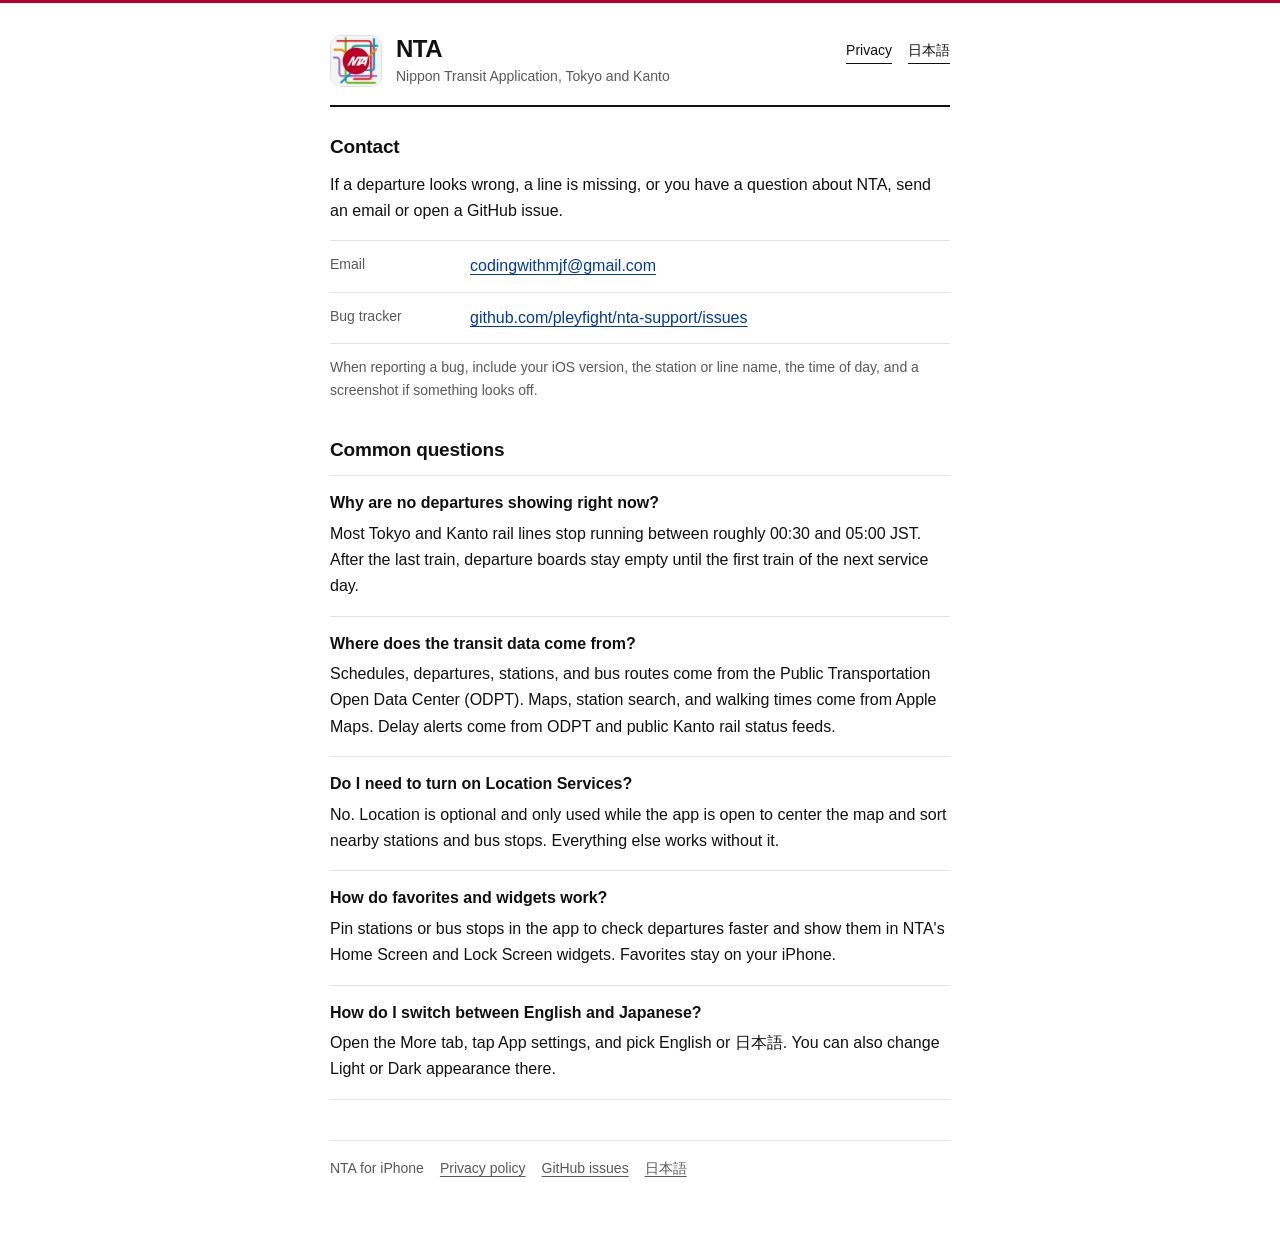
<file: index.html>
<!doctype html>
<html lang="en">
<head>
<meta charset="utf-8">
<meta name="viewport" content="width=device-width, initial-scale=1">
<title>NTA Support</title>
<meta name="description" content="Support and bug reports for NTA (Nippon Transit Application) on iPhone.">
<link rel="alternate" hreflang="ja" href="ja/">
<link rel="icon" href="icon.png">
<link rel="apple-touch-icon" href="apple-touch-icon.png">
<link rel="stylesheet" href="style.css">
</head>
<body>
<main>
<header>
  <div class="brand">
    <img src="icon.png" alt="NTA app icon">
    <div>
      <h1>NTA</h1>
      <p class="subtitle">Nippon Transit Application, Tokyo and Kanto</p>
    </div>
  </div>
  <nav aria-label="Primary">
    <a href="privacy.html">Privacy</a>
    <a href="ja/" lang="ja">日本語</a>
  </nav>
</header>

<section aria-labelledby="contact-heading">
  <h2 id="contact-heading">Contact</h2>
  <p>If a departure looks wrong, a line is missing, or you have a question about NTA, send an email or open a GitHub issue.</p>
  <dl class="contact-list">
    <div class="contact-row">
      <dt>Email</dt>
      <dd><a href="mailto:codingwithmjf@gmail.com?subject=NTA%20iOS%20Support">codingwithmjf@gmail.com</a></dd>
    </div>
    <div class="contact-row">
      <dt>Bug tracker</dt>
      <dd><a href="https://github.com/pleyfight/nta-support/issues">github.com/pleyfight/nta-support/issues</a></dd>
    </div>
  </dl>
  <p class="note">When reporting a bug, include your iOS version, the station or line name, the time of day, and a screenshot if something looks off.</p>
</section>

<section aria-labelledby="faq-heading">
  <h2 id="faq-heading">Common questions</h2>
  <div class="qa-list">
    <article class="qa">
      <h3>Why are no departures showing right now?</h3>
      <p>Most Tokyo and Kanto rail lines stop running between roughly 00:30 and 05:00 JST. After the last train, departure boards stay empty until the first train of the next service day.</p>
    </article>
    <article class="qa">
      <h3>Where does the transit data come from?</h3>
      <p>Schedules, departures, stations, and bus routes come from the Public Transportation Open Data Center (ODPT). Maps, station search, and walking times come from Apple Maps. Delay alerts come from ODPT and public Kanto rail status feeds.</p>
    </article>
    <article class="qa">
      <h3>Do I need to turn on Location Services?</h3>
      <p>No. Location is optional and only used while the app is open to center the map and sort nearby stations and bus stops. Everything else works without it.</p>
    </article>
    <article class="qa">
      <h3>How do favorites and widgets work?</h3>
      <p>Pin stations or bus stops in the app to check departures faster and show them in NTA's Home Screen and Lock Screen widgets. Favorites stay on your iPhone.</p>
    </article>
    <article class="qa">
      <h3>How do I switch between English and Japanese?</h3>
      <p>Open the More tab, tap App settings, and pick English or 日本語. You can also change Light or Dark appearance there.</p>
    </article>
  </div>
</section>

<footer>
  <span>NTA for iPhone</span>
  <a href="privacy.html">Privacy policy</a>
  <a href="https://github.com/pleyfight/nta-support/issues">GitHub issues</a>
  <a href="ja/" lang="ja">日本語</a>
</footer>
</main>
</body>
</html>
</file>
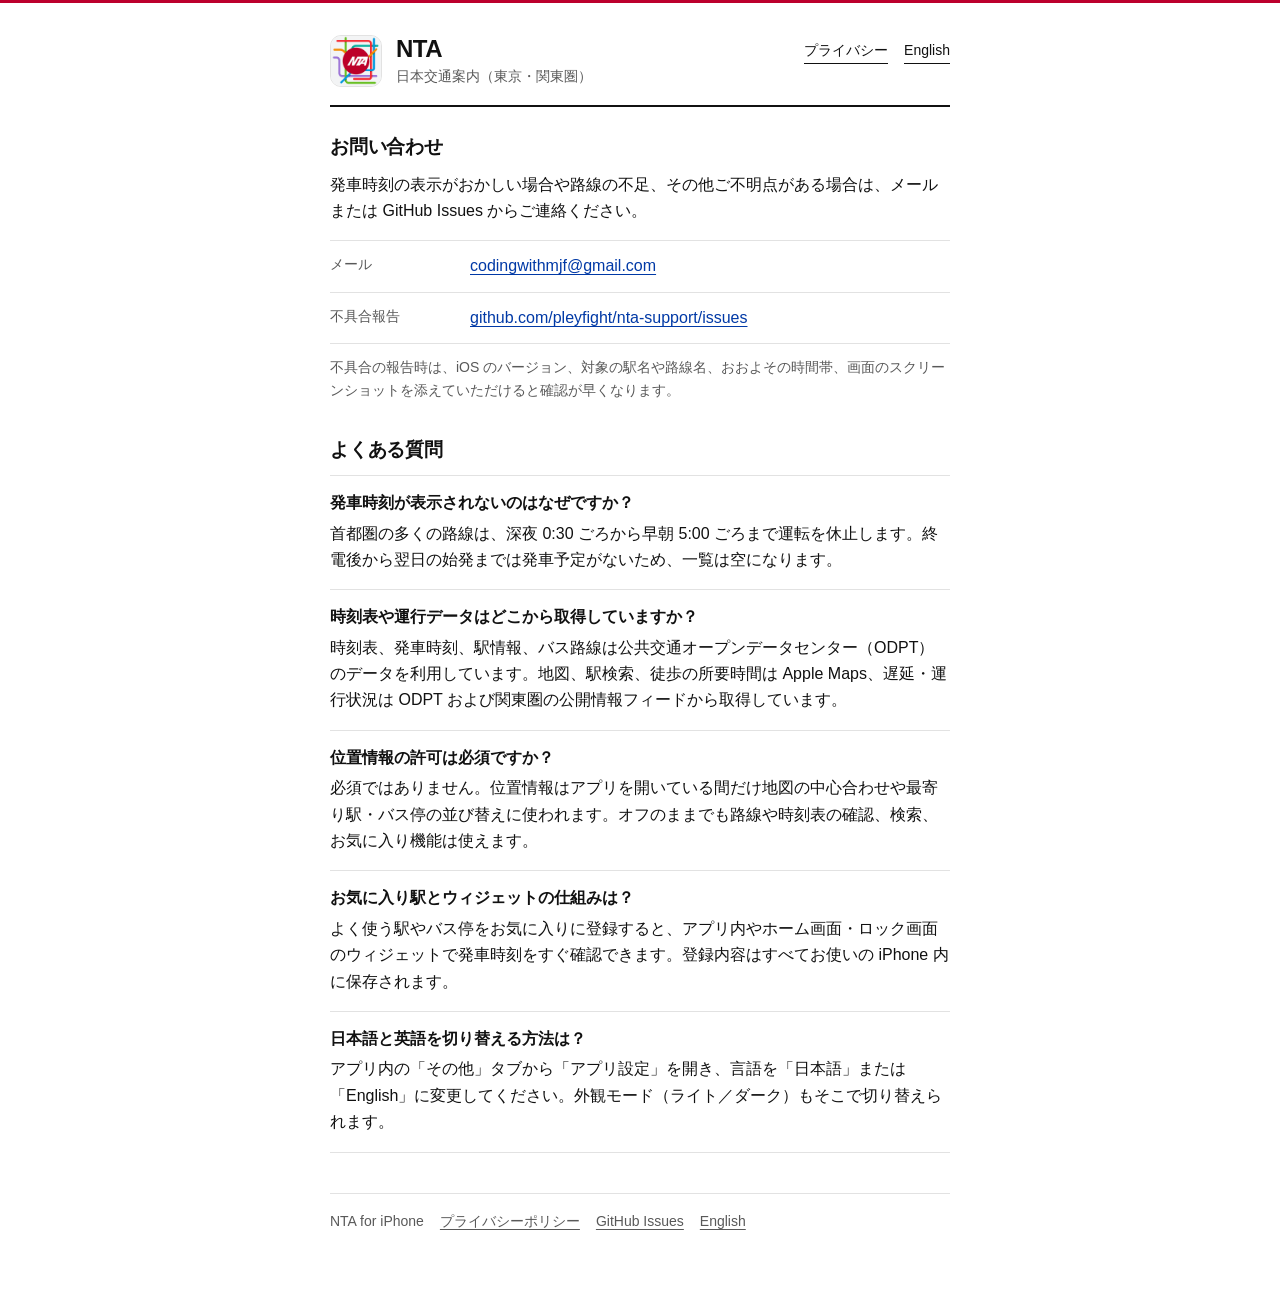
<file: ja/index.html>
<!doctype html>
<html lang="ja">
<head>
<meta charset="utf-8">
<meta name="viewport" content="width=device-width, initial-scale=1">
<title>NTA サポート</title>
<meta name="description" content="iPhone向け東京・関東圏交通案内アプリ NTA のサポート・お問い合わせページ。">
<link rel="alternate" hreflang="en" href="../">
<link rel="icon" href="../icon.png">
<link rel="apple-touch-icon" href="../apple-touch-icon.png">
<link rel="stylesheet" href="../style.css">
</head>
<body>
<main>
<header>
  <div class="brand">
    <img src="../icon.png" alt="NTA アプリアイコン">
    <div>
      <h1>NTA</h1>
      <p class="subtitle">日本交通案内（東京・関東圏）</p>
    </div>
  </div>
  <nav aria-label="メニュー">
    <a href="privacy.html">プライバシー</a>
    <a href="../" lang="en">English</a>
  </nav>
</header>

<section aria-labelledby="contact-heading">
  <h2 id="contact-heading">お問い合わせ</h2>
  <p>発車時刻の表示がおかしい場合や路線の不足、その他ご不明点がある場合は、メールまたは GitHub Issues からご連絡ください。</p>
  <dl class="contact-list">
    <div class="contact-row">
      <dt>メール</dt>
      <dd><a href="mailto:codingwithmjf@gmail.com?subject=NTA%20iOS%20Support">codingwithmjf@gmail.com</a></dd>
    </div>
    <div class="contact-row">
      <dt>不具合報告</dt>
      <dd><a href="https://github.com/pleyfight/nta-support/issues">github.com/pleyfight/nta-support/issues</a></dd>
    </div>
  </dl>
  <p class="note">不具合の報告時は、iOS のバージョン、対象の駅名や路線名、おおよその時間帯、画面のスクリーンショットを添えていただけると確認が早くなります。</p>
</section>

<section aria-labelledby="faq-heading">
  <h2 id="faq-heading">よくある質問</h2>
  <div class="qa-list">
    <article class="qa">
      <h3>発車時刻が表示されないのはなぜですか？</h3>
      <p>首都圏の多くの路線は、深夜 0:30 ごろから早朝 5:00 ごろまで運転を休止します。終電後から翌日の始発までは発車予定がないため、一覧は空になります。</p>
    </article>
    <article class="qa">
      <h3>時刻表や運行データはどこから取得していますか？</h3>
      <p>時刻表、発車時刻、駅情報、バス路線は公共交通オープンデータセンター（ODPT）のデータを利用しています。地図、駅検索、徒歩の所要時間は Apple Maps、遅延・運行状況は ODPT および関東圏の公開情報フィードから取得しています。</p>
    </article>
    <article class="qa">
      <h3>位置情報の許可は必須ですか？</h3>
      <p>必須ではありません。位置情報はアプリを開いている間だけ地図の中心合わせや最寄り駅・バス停の並び替えに使われます。オフのままでも路線や時刻表の確認、検索、お気に入り機能は使えます。</p>
    </article>
    <article class="qa">
      <h3>お気に入り駅とウィジェットの仕組みは？</h3>
      <p>よく使う駅やバス停をお気に入りに登録すると、アプリ内やホーム画面・ロック画面のウィジェットで発車時刻をすぐ確認できます。登録内容はすべてお使いの iPhone 内に保存されます。</p>
    </article>
    <article class="qa">
      <h3>日本語と英語を切り替える方法は？</h3>
      <p>アプリ内の「その他」タブから「アプリ設定」を開き、言語を「日本語」または「English」に変更してください。外観モード（ライト／ダーク）もそこで切り替えられます。</p>
    </article>
  </div>
</section>

<footer>
  <span>NTA for iPhone</span>
  <a href="privacy.html">プライバシーポリシー</a>
  <a href="https://github.com/pleyfight/nta-support/issues">GitHub Issues</a>
  <a href="../" lang="en">English</a>
</footer>
</main>
</body>
</html>
</file>
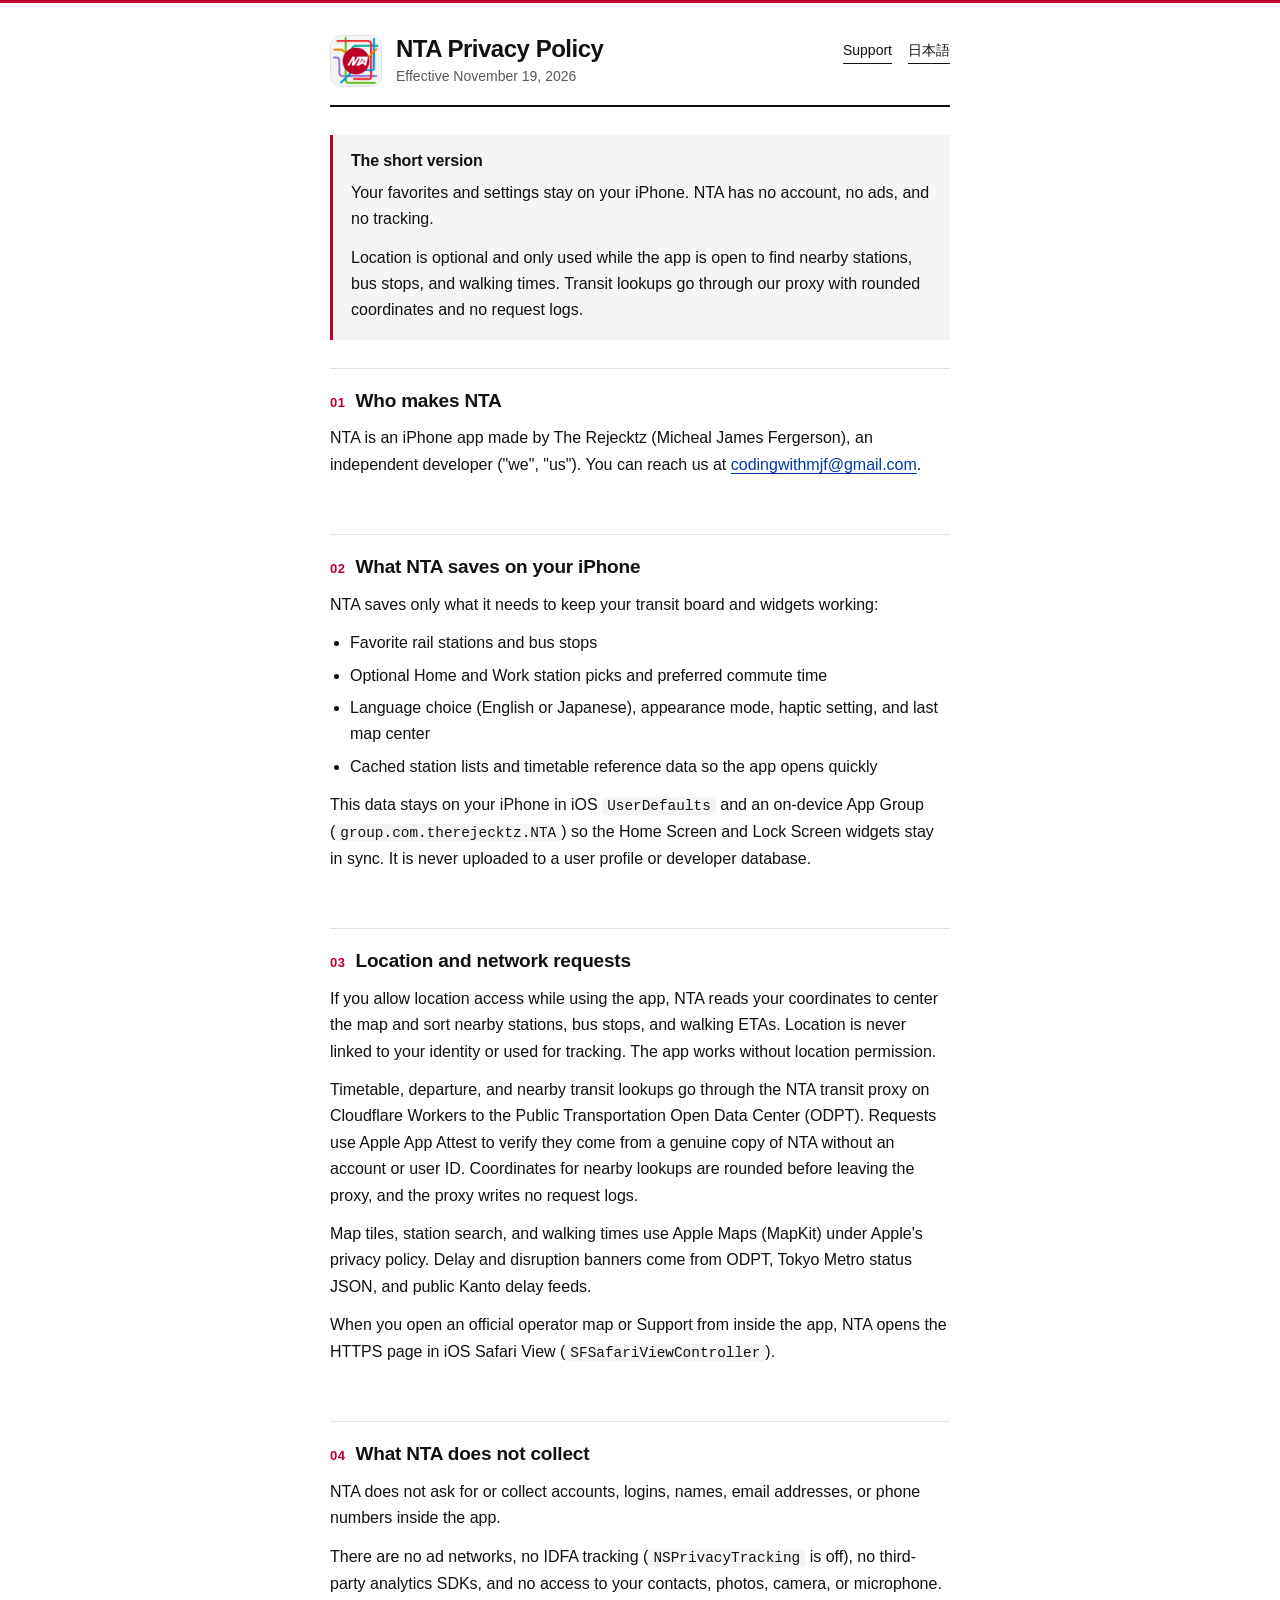
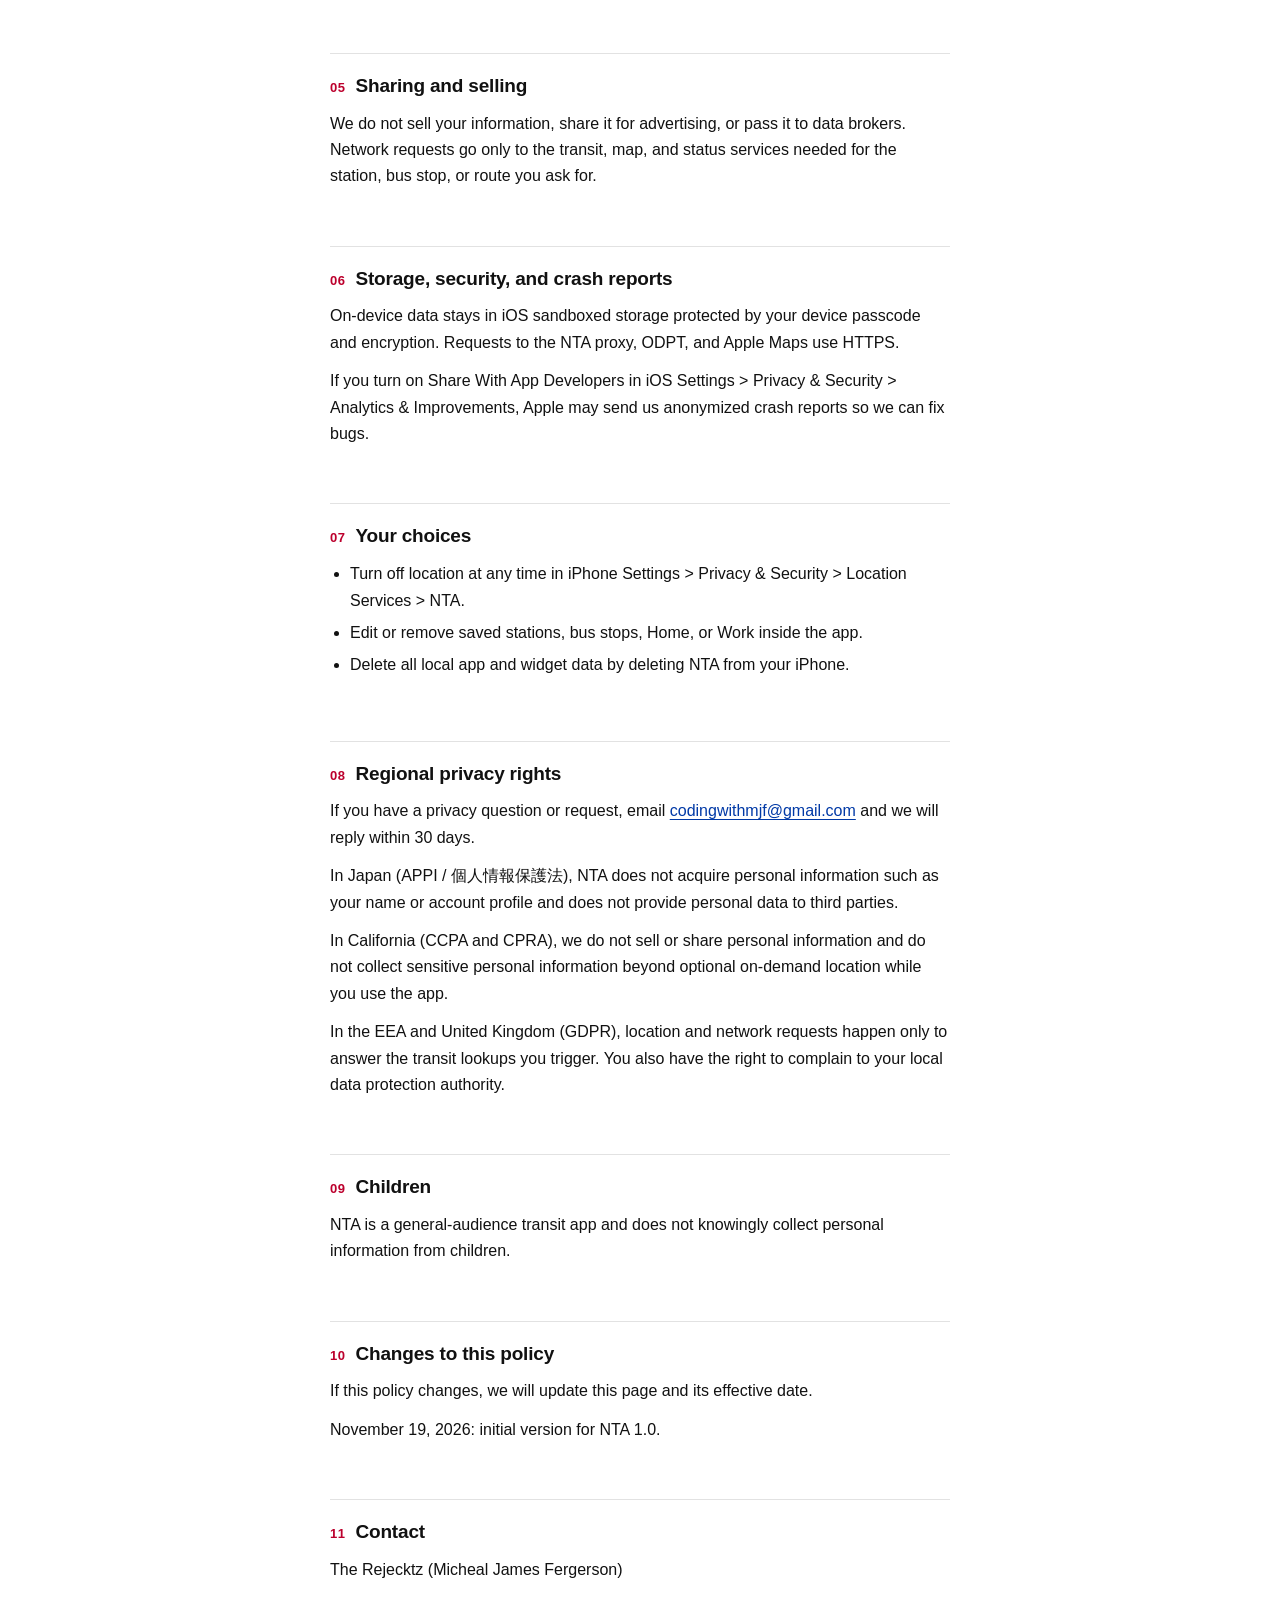
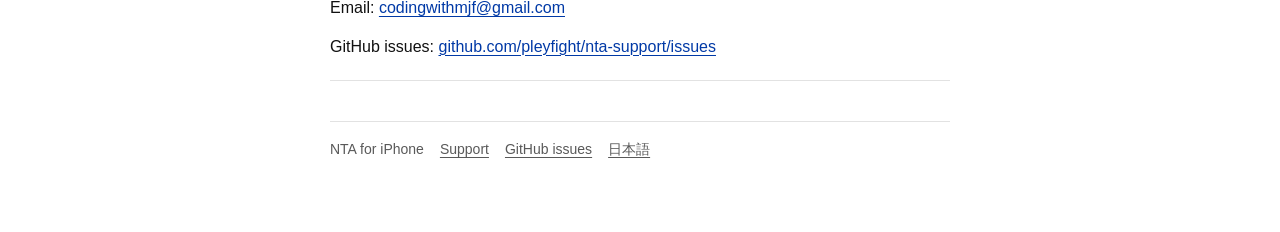
<file: privacy.html>
<!doctype html>
<html lang="en">
<head>
<meta charset="utf-8">
<meta name="viewport" content="width=device-width, initial-scale=1">
<title>NTA Privacy Policy</title>
<meta name="description" content="Privacy policy for NTA (Nippon Transit Application) on iPhone.">
<link rel="alternate" hreflang="ja" href="ja/privacy.html">
<link rel="icon" href="icon.png">
<link rel="apple-touch-icon" href="apple-touch-icon.png">
<link rel="stylesheet" href="style.css">
</head>
<body>
<main>
<header>
  <div class="brand">
    <img src="icon.png" alt="NTA app icon">
    <div>
      <h1>NTA Privacy Policy</h1>
      <p class="subtitle">Effective November 19, 2026</p>
    </div>
  </div>
  <nav aria-label="Primary">
    <a href="index.html">Support</a>
    <a href="ja/privacy.html" lang="ja">日本語</a>
  </nav>
</header>

<section class="summary-box" aria-label="Summary">
  <h2>The short version</h2>
  <p>Your favorites and settings stay on your iPhone. NTA has no account, no ads, and no tracking.</p>
  <p>Location is optional and only used while the app is open to find nearby stations, bus stops, and walking times. Transit lookups go through our proxy with rounded coordinates and no request logs.</p>
</section>

<section class="policy-section" id="maker">
  <h2><span class="num">01</span> Who makes NTA</h2>
  <p>NTA is an iPhone app made by The Rejecktz (Micheal James Fergerson), an independent developer ("we", "us"). You can reach us at <a href="mailto:codingwithmjf@gmail.com">codingwithmjf@gmail.com</a>.</p>
</section>

<section class="policy-section" id="stored">
  <h2><span class="num">02</span> What NTA saves on your iPhone</h2>
  <p>NTA saves only what it needs to keep your transit board and widgets working:</p>
  <ul>
    <li>Favorite rail stations and bus stops</li>
    <li>Optional Home and Work station picks and preferred commute time</li>
    <li>Language choice (English or Japanese), appearance mode, haptic setting, and last map center</li>
    <li>Cached station lists and timetable reference data so the app opens quickly</li>
  </ul>
  <p>This data stays on your iPhone in iOS <code>UserDefaults</code> and an on-device App Group (<code>group.com.therejecktz.NTA</code>) so the Home Screen and Lock Screen widgets stay in sync. It is never uploaded to a user profile or developer database.</p>
</section>

<section class="policy-section" id="network">
  <h2><span class="num">03</span> Location and network requests</h2>
  <p>If you allow location access while using the app, NTA reads your coordinates to center the map and sort nearby stations, bus stops, and walking ETAs. Location is never linked to your identity or used for tracking. The app works without location permission.</p>
  <p>Timetable, departure, and nearby transit lookups go through the NTA transit proxy on Cloudflare Workers to the Public Transportation Open Data Center (ODPT). Requests use Apple App Attest to verify they come from a genuine copy of NTA without an account or user ID. Coordinates for nearby lookups are rounded before leaving the proxy, and the proxy writes no request logs.</p>
  <p>Map tiles, station search, and walking times use Apple Maps (MapKit) under Apple's privacy policy. Delay and disruption banners come from ODPT, Tokyo Metro status JSON, and public Kanto delay feeds.</p>
  <p>When you open an official operator map or Support from inside the app, NTA opens the HTTPS page in iOS Safari View (<code>SFSafariViewController</code>).</p>
</section>

<section class="policy-section" id="not-collected">
  <h2><span class="num">04</span> What NTA does not collect</h2>
  <p>NTA does not ask for or collect accounts, logins, names, email addresses, or phone numbers inside the app.</p>
  <p>There are no ad networks, no IDFA tracking (<code>NSPrivacyTracking</code> is off), no third-party analytics SDKs, and no access to your contacts, photos, camera, or microphone.</p>
</section>

<section class="policy-section" id="sharing">
  <h2><span class="num">05</span> Sharing and selling</h2>
  <p>We do not sell your information, share it for advertising, or pass it to data brokers. Network requests go only to the transit, map, and status services needed for the station, bus stop, or route you ask for.</p>
</section>

<section class="policy-section" id="security">
  <h2><span class="num">06</span> Storage, security, and crash reports</h2>
  <p>On-device data stays in iOS sandboxed storage protected by your device passcode and encryption. Requests to the NTA proxy, ODPT, and Apple Maps use HTTPS.</p>
  <p>If you turn on Share With App Developers in iOS Settings &gt; Privacy &amp; Security &gt; Analytics &amp; Improvements, Apple may send us anonymized crash reports so we can fix bugs.</p>
</section>

<section class="policy-section" id="choices">
  <h2><span class="num">07</span> Your choices</h2>
  <ul>
    <li>Turn off location at any time in iPhone Settings &gt; Privacy &amp; Security &gt; Location Services &gt; NTA.</li>
    <li>Edit or remove saved stations, bus stops, Home, or Work inside the app.</li>
    <li>Delete all local app and widget data by deleting NTA from your iPhone.</li>
  </ul>
</section>

<section class="policy-section" id="rights">
  <h2><span class="num">08</span> Regional privacy rights</h2>
  <p>If you have a privacy question or request, email <a href="mailto:codingwithmjf@gmail.com">codingwithmjf@gmail.com</a> and we will reply within 30 days.</p>
  <p>In Japan (APPI / 個人情報保護法), NTA does not acquire personal information such as your name or account profile and does not provide personal data to third parties.</p>
  <p>In California (CCPA and CPRA), we do not sell or share personal information and do not collect sensitive personal information beyond optional on-demand location while you use the app.</p>
  <p>In the EEA and United Kingdom (GDPR), location and network requests happen only to answer the transit lookups you trigger. You also have the right to complain to your local data protection authority.</p>
</section>

<section class="policy-section" id="children">
  <h2><span class="num">09</span> Children</h2>
  <p>NTA is a general-audience transit app and does not knowingly collect personal information from children.</p>
</section>

<section class="policy-section" id="changes">
  <h2><span class="num">10</span> Changes to this policy</h2>
  <p>If this policy changes, we will update this page and its effective date.</p>
  <p>November 19, 2026: initial version for NTA 1.0.</p>
</section>

<section class="policy-section" id="contact">
  <h2><span class="num">11</span> Contact</h2>
  <p>The Rejecktz (Micheal James Fergerson)</p>
  <p>Email: <a href="mailto:codingwithmjf@gmail.com">codingwithmjf@gmail.com</a></p>
  <p>GitHub issues: <a href="https://github.com/pleyfight/nta-support/issues">github.com/pleyfight/nta-support/issues</a></p>
</section>

<footer>
  <span>NTA for iPhone</span>
  <a href="index.html">Support</a>
  <a href="https://github.com/pleyfight/nta-support/issues">GitHub issues</a>
  <a href="ja/privacy.html" lang="ja">日本語</a>
</footer>
</main>
</body>
</html>
</file>
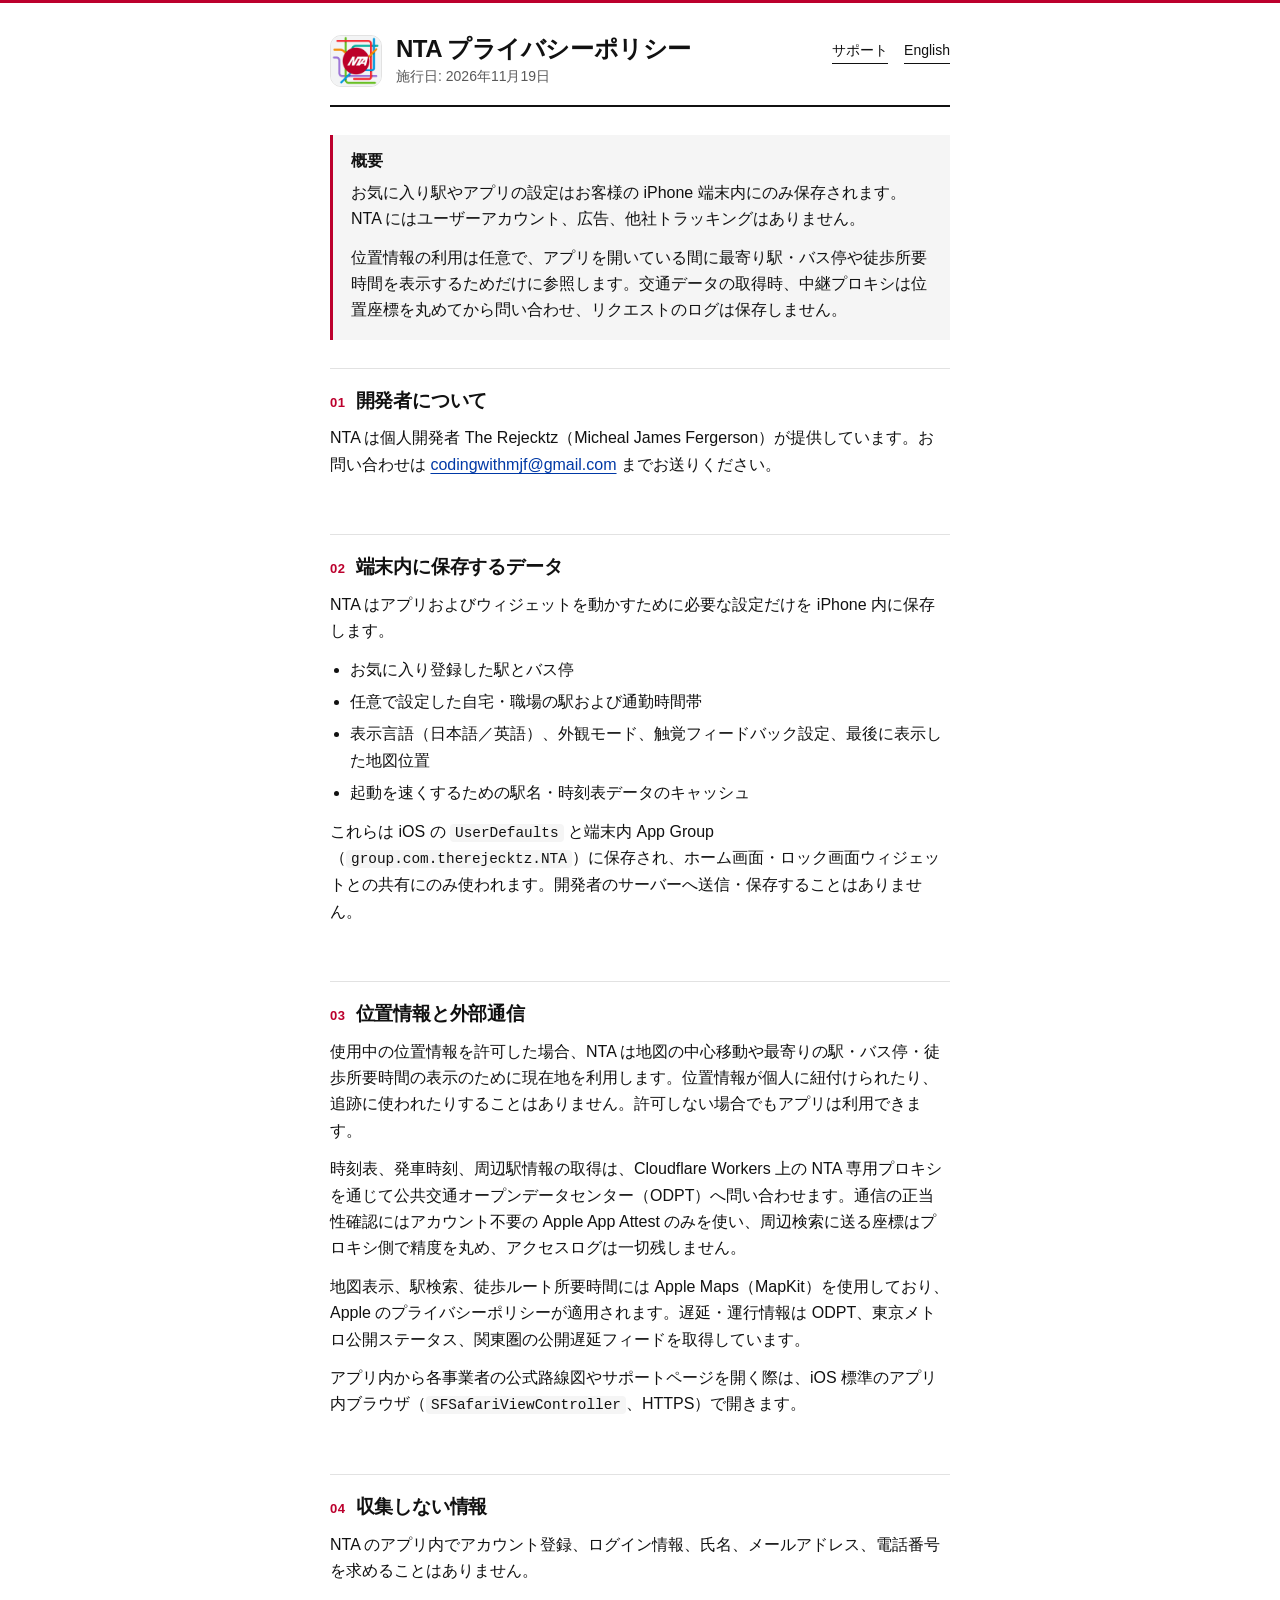
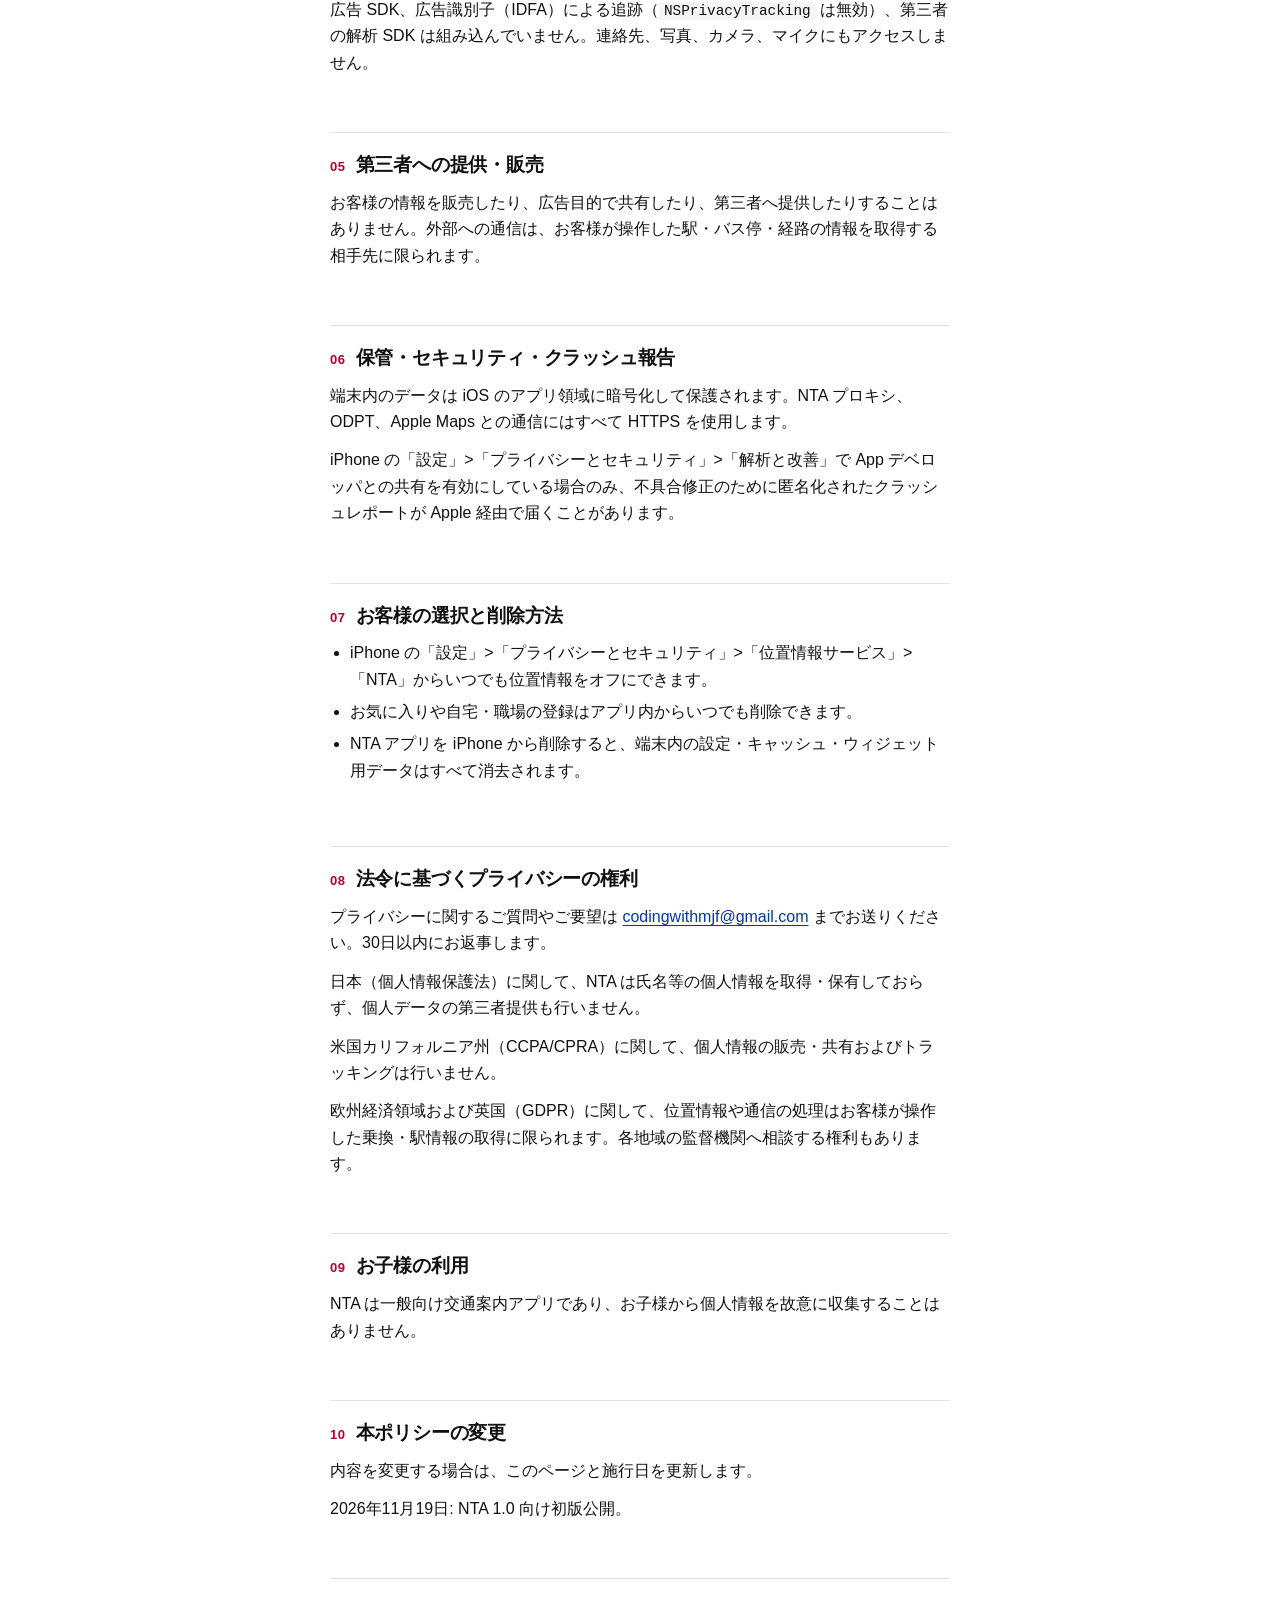
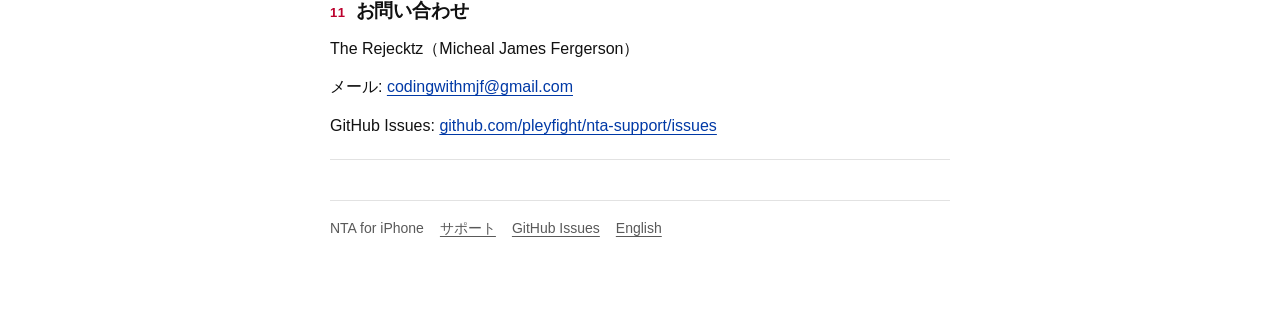
<file: ja/privacy.html>
<!doctype html>
<html lang="ja">
<head>
<meta charset="utf-8">
<meta name="viewport" content="width=device-width, initial-scale=1">
<title>NTA プライバシーポリシー</title>
<meta name="description" content="iPhoneアプリ NTA（日本交通案内）のプライバシーポリシー。">
<link rel="alternate" hreflang="en" href="../privacy.html">
<link rel="icon" href="../icon.png">
<link rel="apple-touch-icon" href="../apple-touch-icon.png">
<link rel="stylesheet" href="../style.css">
</head>
<body>
<main>
<header>
  <div class="brand">
    <img src="../icon.png" alt="NTA アプリアイコン">
    <div>
      <h1>NTA プライバシーポリシー</h1>
      <p class="subtitle">施行日: 2026年11月19日</p>
    </div>
  </div>
  <nav aria-label="メニュー">
    <a href="index.html">サポート</a>
    <a href="../privacy.html" lang="en">English</a>
  </nav>
</header>

<section class="summary-box" aria-label="概要">
  <h2>概要</h2>
  <p>お気に入り駅やアプリの設定はお客様の iPhone 端末内にのみ保存されます。NTA にはユーザーアカウント、広告、他社トラッキングはありません。</p>
  <p>位置情報の利用は任意で、アプリを開いている間に最寄り駅・バス停や徒歩所要時間を表示するためだけに参照します。交通データの取得時、中継プロキシは位置座標を丸めてから問い合わせ、リクエストのログは保存しません。</p>
</section>

<section class="policy-section" id="maker">
  <h2><span class="num">01</span> 開発者について</h2>
  <p>NTA は個人開発者 The Rejecktz（Micheal James Fergerson）が提供しています。お問い合わせは <a href="mailto:codingwithmjf@gmail.com">codingwithmjf@gmail.com</a> までお送りください。</p>
</section>

<section class="policy-section" id="stored">
  <h2><span class="num">02</span> 端末内に保存するデータ</h2>
  <p>NTA はアプリおよびウィジェットを動かすために必要な設定だけを iPhone 内に保存します。</p>
  <ul>
    <li>お気に入り登録した駅とバス停</li>
    <li>任意で設定した自宅・職場の駅および通勤時間帯</li>
    <li>表示言語（日本語／英語）、外観モード、触覚フィードバック設定、最後に表示した地図位置</li>
    <li>起動を速くするための駅名・時刻表データのキャッシュ</li>
  </ul>
  <p>これらは iOS の <code>UserDefaults</code> と端末内 App Group（<code>group.com.therejecktz.NTA</code>）に保存され、ホーム画面・ロック画面ウィジェットとの共有にのみ使われます。開発者のサーバーへ送信・保存することはありません。</p>
</section>

<section class="policy-section" id="network">
  <h2><span class="num">03</span> 位置情報と外部通信</h2>
  <p>使用中の位置情報を許可した場合、NTA は地図の中心移動や最寄りの駅・バス停・徒歩所要時間の表示のために現在地を利用します。位置情報が個人に紐付けられたり、追跡に使われたりすることはありません。許可しない場合でもアプリは利用できます。</p>
  <p>時刻表、発車時刻、周辺駅情報の取得は、Cloudflare Workers 上の NTA 専用プロキシを通じて公共交通オープンデータセンター（ODPT）へ問い合わせます。通信の正当性確認にはアカウント不要の Apple App Attest のみを使い、周辺検索に送る座標はプロキシ側で精度を丸め、アクセスログは一切残しません。</p>
  <p>地図表示、駅検索、徒歩ルート所要時間には Apple Maps（MapKit）を使用しており、Apple のプライバシーポリシーが適用されます。遅延・運行情報は ODPT、東京メトロ公開ステータス、関東圏の公開遅延フィードを取得しています。</p>
  <p>アプリ内から各事業者の公式路線図やサポートページを開く際は、iOS 標準のアプリ内ブラウザ（<code>SFSafariViewController</code>、HTTPS）で開きます。</p>
</section>

<section class="policy-section" id="not-collected">
  <h2><span class="num">04</span> 収集しない情報</h2>
  <p>NTA のアプリ内でアカウント登録、ログイン情報、氏名、メールアドレス、電話番号を求めることはありません。</p>
  <p>広告 SDK、広告識別子（IDFA）による追跡（<code>NSPrivacyTracking</code> は無効）、第三者の解析 SDK は組み込んでいません。連絡先、写真、カメラ、マイクにもアクセスしません。</p>
</section>

<section class="policy-section" id="sharing">
  <h2><span class="num">05</span> 第三者への提供・販売</h2>
  <p>お客様の情報を販売したり、広告目的で共有したり、第三者へ提供したりすることはありません。外部への通信は、お客様が操作した駅・バス停・経路の情報を取得する相手先に限られます。</p>
</section>

<section class="policy-section" id="security">
  <h2><span class="num">06</span> 保管・セキュリティ・クラッシュ報告</h2>
  <p>端末内のデータは iOS のアプリ領域に暗号化して保護されます。NTA プロキシ、ODPT、Apple Maps との通信にはすべて HTTPS を使用します。</p>
  <p>iPhone の「設定」&gt;「プライバシーとセキュリティ」&gt;「解析と改善」で App デベロッパとの共有を有効にしている場合のみ、不具合修正のために匿名化されたクラッシュレポートが Apple 経由で届くことがあります。</p>
</section>

<section class="policy-section" id="choices">
  <h2><span class="num">07</span> お客様の選択と削除方法</h2>
  <ul>
    <li>iPhone の「設定」&gt;「プライバシーとセキュリティ」&gt;「位置情報サービス」&gt;「NTA」からいつでも位置情報をオフにできます。</li>
    <li>お気に入りや自宅・職場の登録はアプリ内からいつでも削除できます。</li>
    <li>NTA アプリを iPhone から削除すると、端末内の設定・キャッシュ・ウィジェット用データはすべて消去されます。</li>
  </ul>
</section>

<section class="policy-section" id="rights">
  <h2><span class="num">08</span> 法令に基づくプライバシーの権利</h2>
  <p>プライバシーに関するご質問やご要望は <a href="mailto:codingwithmjf@gmail.com">codingwithmjf@gmail.com</a> までお送りください。30日以内にお返事します。</p>
  <p>日本（個人情報保護法）に関して、NTA は氏名等の個人情報を取得・保有しておらず、個人データの第三者提供も行いません。</p>
  <p>米国カリフォルニア州（CCPA/CPRA）に関して、個人情報の販売・共有およびトラッキングは行いません。</p>
  <p>欧州経済領域および英国（GDPR）に関して、位置情報や通信の処理はお客様が操作した乗換・駅情報の取得に限られます。各地域の監督機関へ相談する権利もあります。</p>
</section>

<section class="policy-section" id="children">
  <h2><span class="num">09</span> お子様の利用</h2>
  <p>NTA は一般向け交通案内アプリであり、お子様から個人情報を故意に収集することはありません。</p>
</section>

<section class="policy-section" id="changes">
  <h2><span class="num">10</span> 本ポリシーの変更</h2>
  <p>内容を変更する場合は、このページと施行日を更新します。</p>
  <p>2026年11月19日: NTA 1.0 向け初版公開。</p>
</section>

<section class="policy-section" id="contact">
  <h2><span class="num">11</span> お問い合わせ</h2>
  <p>The Rejecktz（Micheal James Fergerson）</p>
  <p>メール: <a href="mailto:codingwithmjf@gmail.com">codingwithmjf@gmail.com</a></p>
  <p>GitHub Issues: <a href="https://github.com/pleyfight/nta-support/issues">github.com/pleyfight/nta-support/issues</a></p>
</section>

<footer>
  <span>NTA for iPhone</span>
  <a href="index.html">サポート</a>
  <a href="https://github.com/pleyfight/nta-support/issues">GitHub Issues</a>
  <a href="../privacy.html" lang="en">English</a>
</footer>
</main>
</body>
</html>
</file>
<file: style.css>
:root {
  --bg: #ffffff;
  --surface: #f5f5f5;
  --ink: #111111;
  --muted: #595959;
  --rule: #e2e2e2;
  --rule-strong: #111111;
  --crimson: #bc002d;
  --link: #0039a6;
}

@media (prefers-color-scheme: dark) {
  :root {
    --bg: #0e0f11;
    --surface: #17191d;
    --ink: #f0f0f0;
    --muted: #a3a3a3;
    --rule: #2a2d34;
    --rule-strong: #f0f0f0;
    --crimson: #e33452;
    --link: #5b93ff;
  }
}

* {
  box-sizing: border-box;
}

html {
  scroll-behavior: smooth;
}

@media (prefers-reduced-motion: reduce) {
  html {
    scroll-behavior: auto;
  }
}

body {
  margin: 0;
  border-top: 3px solid var(--crimson);
  background: var(--bg);
  color: var(--ink);
  font: 16px/1.65 "Helvetica Neue", -apple-system, BlinkMacSystemFont, "Hiragino Sans", "Hiragino Kaku Gothic ProN", "Yu Gothic", sans-serif;
  -webkit-font-smoothing: antialiased;
}

main {
  max-width: 660px;
  margin: 0 auto;
  padding: 32px 20px 72px;
}

a {
  color: var(--link);
  text-decoration: underline;
  text-underline-offset: 3px;
  text-decoration-thickness: 1px;
}

a:hover {
  text-decoration-thickness: 2px;
}

a:focus-visible {
  outline: 2px solid var(--link);
  outline-offset: 2px;
}

header {
  display: flex;
  align-items: flex-start;
  justify-content: space-between;
  gap: 16px;
  padding-bottom: 18px;
  margin-bottom: 28px;
  border-bottom: 2px solid var(--rule-strong);
}

.brand {
  display: flex;
  align-items: center;
  gap: 14px;
  min-width: 0;
}

.brand img {
  width: 52px;
  height: 52px;
  border-radius: 11px;
  border: 1px solid var(--rule);
  flex: none;
}

h1 {
  margin: 0;
  font-size: 24px;
  line-height: 1.2;
  font-weight: 700;
  letter-spacing: -0.02em;
}

.subtitle {
  margin: 3px 0 0;
  color: var(--muted);
  font-size: 14px;
  line-height: 1.4;
}

nav {
  display: flex;
  align-items: center;
  gap: 16px;
  flex: none;
  padding-top: 4px;
  font-size: 14px;
  font-weight: 500;
}

nav a {
  color: var(--ink);
  text-decoration: none;
  border-bottom: 1px solid var(--rule-strong);
  padding-bottom: 1px;
}

nav a:hover {
  color: var(--link);
  border-bottom-color: var(--link);
}

section {
  margin-bottom: 36px;
}

h2 {
  margin: 0 0 12px;
  font-size: 19px;
  line-height: 1.3;
  font-weight: 700;
  letter-spacing: -0.01em;
}

h3 {
  margin: 0 0 6px;
  font-size: 16px;
  line-height: 1.4;
  font-weight: 700;
}

p {
  margin: 0 0 12px;
}

p:last-child,
ul:last-child {
  margin-bottom: 0;
}

ul {
  margin: 0 0 12px;
  padding-left: 20px;
}

li {
  margin-bottom: 6px;
}

code {
  font-family: ui-monospace, SFMono-Regular, Menlo, Monaco, Consolas, monospace;
  font-size: 0.9em;
  background: var(--surface);
  padding: 1px 5px;
  border-radius: 4px;
}

.note {
  margin-top: 12px;
  color: var(--muted);
  font-size: 14px;
}

.contact-list {
  margin: 16px 0 0;
  border-top: 1px solid var(--rule);
}

.contact-row {
  display: grid;
  grid-template-columns: 128px 1fr;
  gap: 12px;
  padding: 12px 0;
  border-bottom: 1px solid var(--rule);
}

.contact-row dt {
  margin: 0;
  color: var(--muted);
  font-size: 14px;
  font-weight: 500;
}

.contact-row dd {
  margin: 0;
  min-width: 0;
  word-break: break-word;
}

.qa-list {
  border-top: 1px solid var(--rule);
}

.qa {
  padding: 16px 0;
  border-bottom: 1px solid var(--rule);
}

.summary-box {
  background: var(--surface);
  border-left: 3px solid var(--crimson);
  padding: 16px 18px;
  margin-bottom: 28px;
}

.summary-box h2 {
  font-size: 16px;
  margin-bottom: 8px;
}

.policy-section {
  padding: 20px 0;
  border-top: 1px solid var(--rule);
}

.policy-section:last-of-type {
  border-bottom: 1px solid var(--rule);
}

.policy-section h2 {
  display: flex;
  align-items: baseline;
  gap: 10px;
}

.num {
  color: var(--crimson);
  font-size: 13px;
  font-weight: 700;
  font-variant-numeric: tabular-nums;
  letter-spacing: 0.04em;
  flex: none;
}

footer {
  margin-top: 40px;
  padding-top: 16px;
  border-top: 1px solid var(--rule);
  color: var(--muted);
  font-size: 14px;
  display: flex;
  flex-wrap: wrap;
  gap: 8px 16px;
}

footer a {
  color: var(--muted);
}

footer a:hover {
  color: var(--ink);
}

@media (max-width: 520px) {
  main {
    padding: 24px 16px 56px;
  }

  header {
    flex-direction: column;
    gap: 12px;
  }

  nav {
    padding-top: 0;
  }

  .contact-row {
    grid-template-columns: 1fr;
    gap: 4px;
  }
}
</file>
